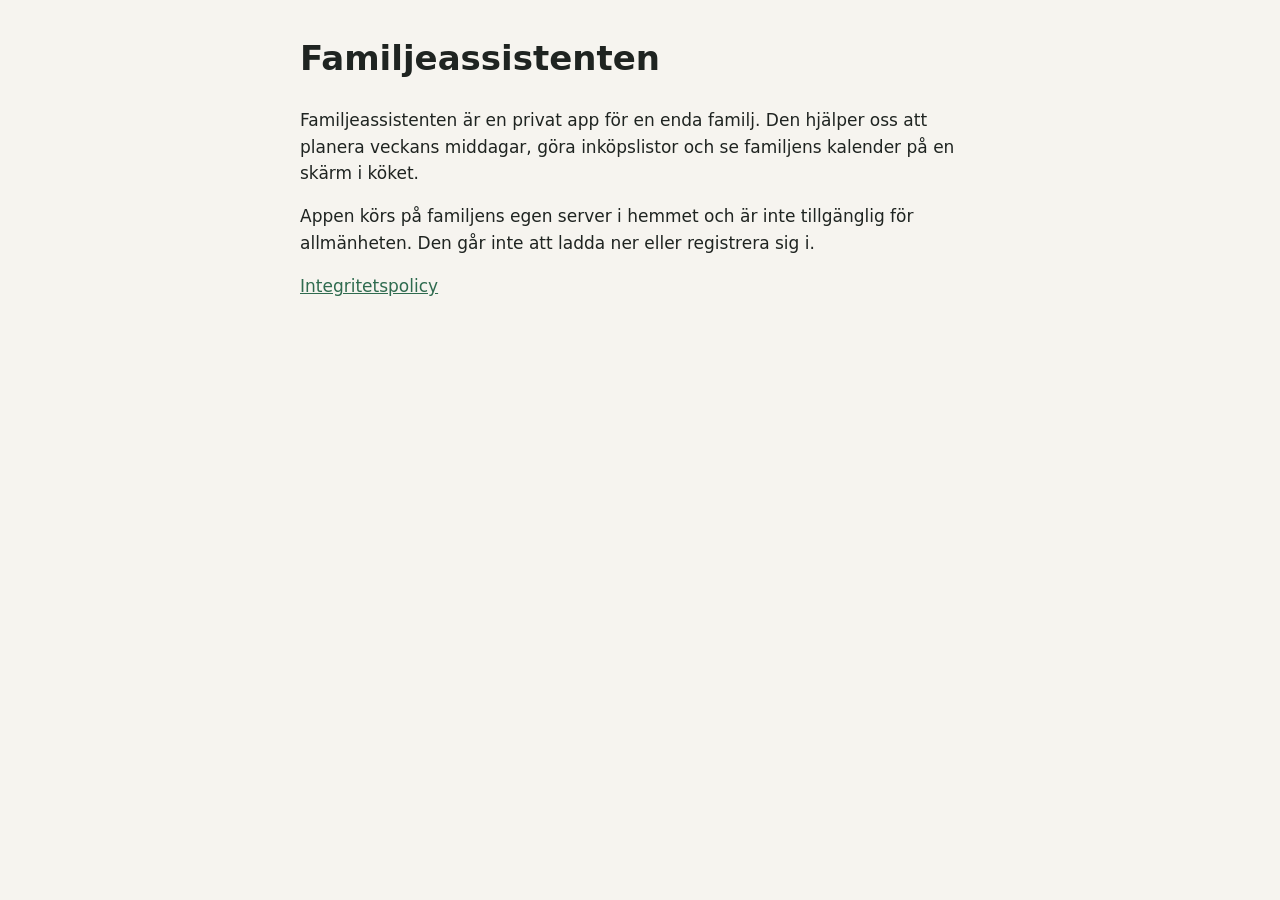
<file: index.html>
<!doctype html>
<html lang="sv">
<head>
  <meta charset="utf-8">
  <meta name="viewport" content="width=device-width, initial-scale=1">
  <title>Familjeassistenten</title>
  <link rel="stylesheet" href="style.css">
</head>
<body>
<main>
  <h1>Familjeassistenten</h1>
  <p>Familjeassistenten är en privat app för en enda familj. Den hjälper oss att planera veckans middagar,
     göra inköpslistor och se familjens kalender på en skärm i köket.</p>
  <p>Appen körs på familjens egen server i hemmet och är inte tillgänglig för allmänheten.
     Den går inte att ladda ner eller registrera sig i.</p>
  <p><a href="integritetspolicy.html">Integritetspolicy</a></p>
</main>
</body>
</html>
</file>
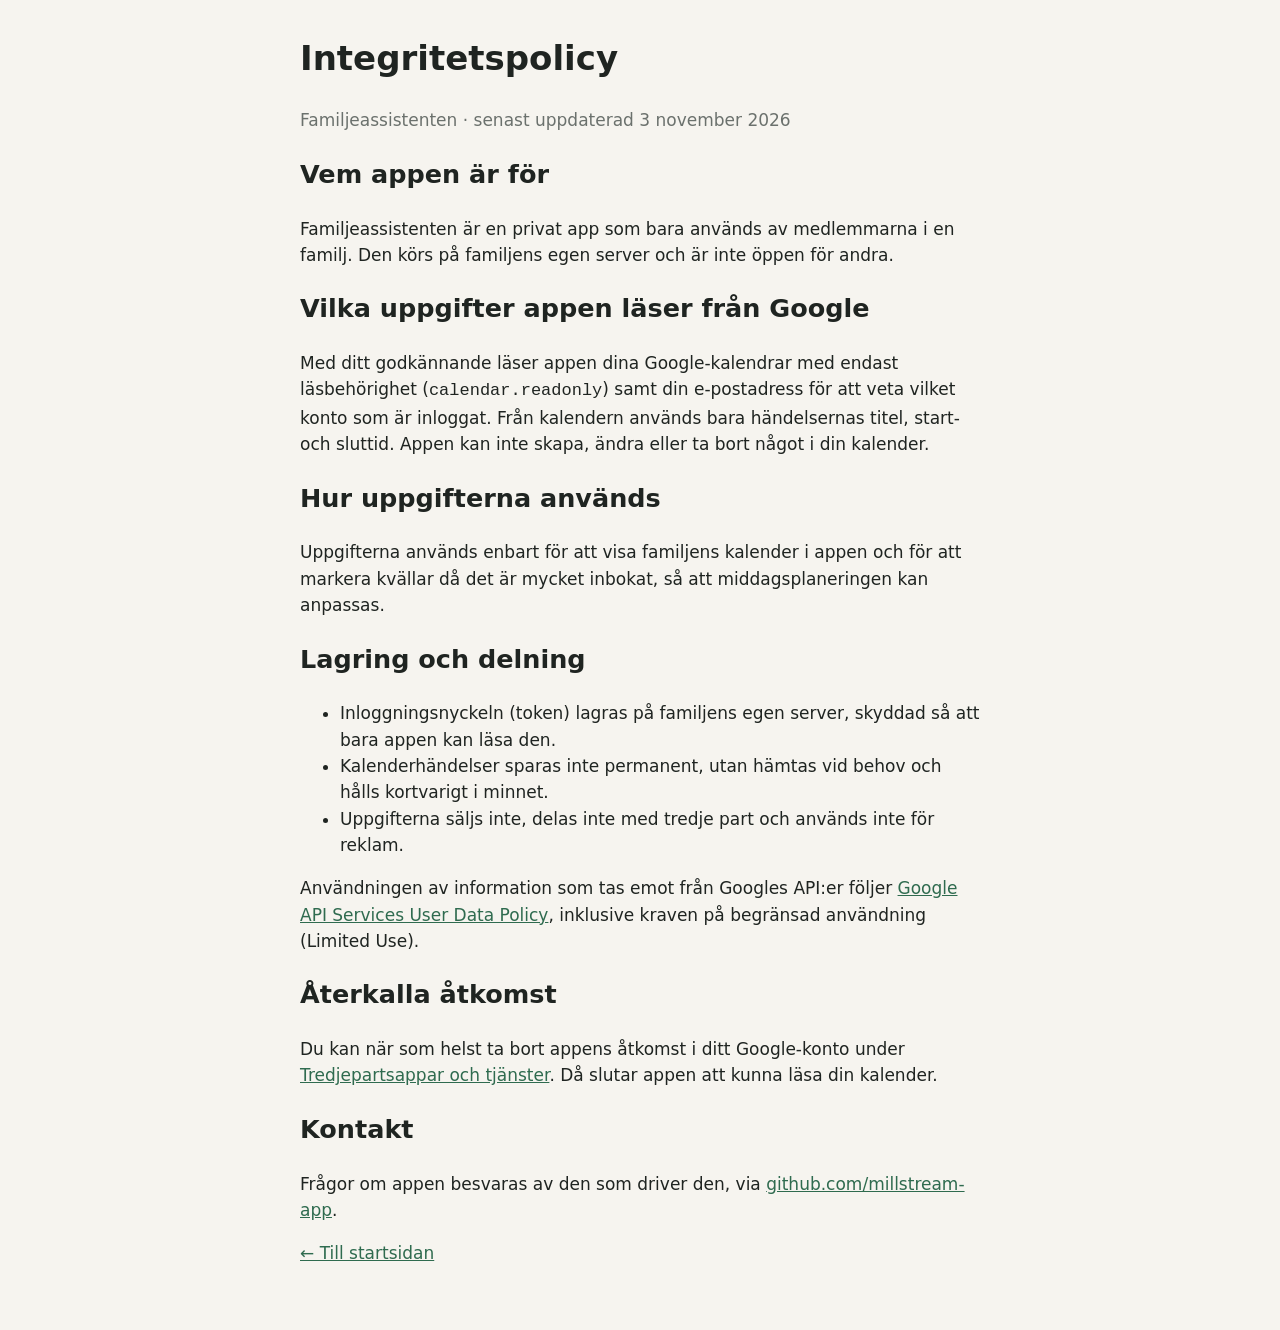
<file: integritetspolicy.html>
<!doctype html>
<html lang="sv">
<head>
  <meta charset="utf-8">
  <meta name="viewport" content="width=device-width, initial-scale=1">
  <title>Integritetspolicy – Familjeassistenten</title>
  <link rel="stylesheet" href="style.css">
</head>
<body>
<main>
  <h1>Integritetspolicy</h1>
  <p class="muted">Familjeassistenten · senast uppdaterad 3 november 2026</p>

  <h2>Vem appen är för</h2>
  <p>Familjeassistenten är en privat app som bara används av medlemmarna i en familj. Den körs på
     familjens egen server och är inte öppen för andra.</p>

  <h2>Vilka uppgifter appen läser från Google</h2>
  <p>Med ditt godkännande läser appen dina Google-kalendrar med endast läsbehörighet
     (<code>calendar.readonly</code>) samt din e-postadress för att veta vilket konto som är inloggat.
     Från kalendern används bara händelsernas titel, start- och sluttid. Appen kan inte skapa, ändra
     eller ta bort något i din kalender.</p>

  <h2>Hur uppgifterna används</h2>
  <p>Uppgifterna används enbart för att visa familjens kalender i appen och för att markera kvällar
     då det är mycket inbokat, så att middagsplaneringen kan anpassas.</p>

  <h2>Lagring och delning</h2>
  <ul>
    <li>Inloggningsnyckeln (token) lagras på familjens egen server, skyddad så att bara appen kan läsa den.</li>
    <li>Kalenderhändelser sparas inte permanent, utan hämtas vid behov och hålls kortvarigt i minnet.</li>
    <li>Uppgifterna säljs inte, delas inte med tredje part och används inte för reklam.</li>
  </ul>
  <p>Användningen av information som tas emot från Googles API:er följer
     <a href="https://developers.google.com/terms/api-services-user-data-policy">Google API Services User Data Policy</a>,
     inklusive kraven på begränsad användning (Limited Use).</p>

  <h2>Återkalla åtkomst</h2>
  <p>Du kan när som helst ta bort appens åtkomst i ditt Google-konto under
     <a href="https://myaccount.google.com/permissions">Tredjepartsappar och tjänster</a>.
     Då slutar appen att kunna läsa din kalender.</p>

  <h2>Kontakt</h2>
  <p>Frågor om appen besvaras av den som driver den, via
     <a href="https://github.com/millstream-app">github.com/millstream-app</a>.</p>

  <p><a href="index.html">← Till startsidan</a></p>
</main>
</body>
</html>
</file>
<file: style.css>
:root { --bg: #f6f4ef; --text: #1f2421; --muted: #6b716d; --accent: #2f6b4f; }
@media (prefers-color-scheme: dark) { :root { --bg: #151816; --text: #ecefec; --muted: #9aa29d; --accent: #5fb98b; } }
body { margin: 0; background: var(--bg); color: var(--text); font: 17px/1.55 system-ui, -apple-system, "Segoe UI", Roboto, sans-serif; }
main { max-width: 680px; margin: 0 auto; padding: 32px 16px 48px; }
h1 { margin-top: 0; }
a { color: var(--accent); }
.muted { color: var(--muted); }
</file>
